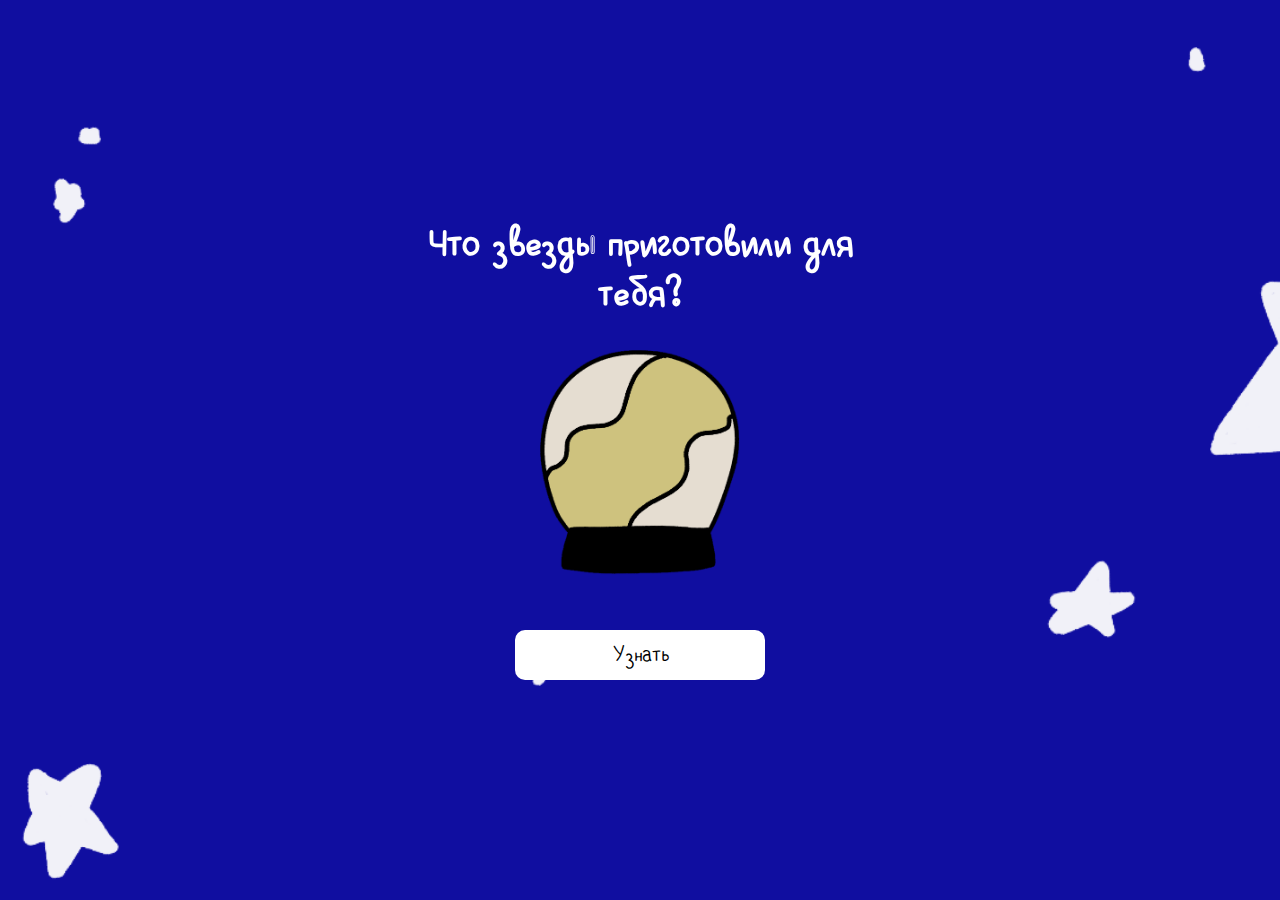
<file: index.html>
<!DOCTYPE html>
<html lang="ru">

<head>
  <meta charset="UTF-8">
  <meta http-equiv="X-UA-Compatible" content="IE=edge">
  <meta name="viewport" content="width=device-width, initial-scale=1.0">
  <title>Document</title>

  <link rel="stylesheet" href="css/style.css">
  <link rel="stylesheet" href="css/media.css">
</head>

<body>
  <section class="main">
    <p class="main-title">Что звезды приготовили для тебя?</p>
    <div class="ball-img">
      <img src="img/ball.png" alt="">
    </div>
    <a class="main-link" href="animate.html">
      <span>Узнать</span>
    </a>
  </section>

  <script src="js/main.js"></script>
</body>

</html>
</file>
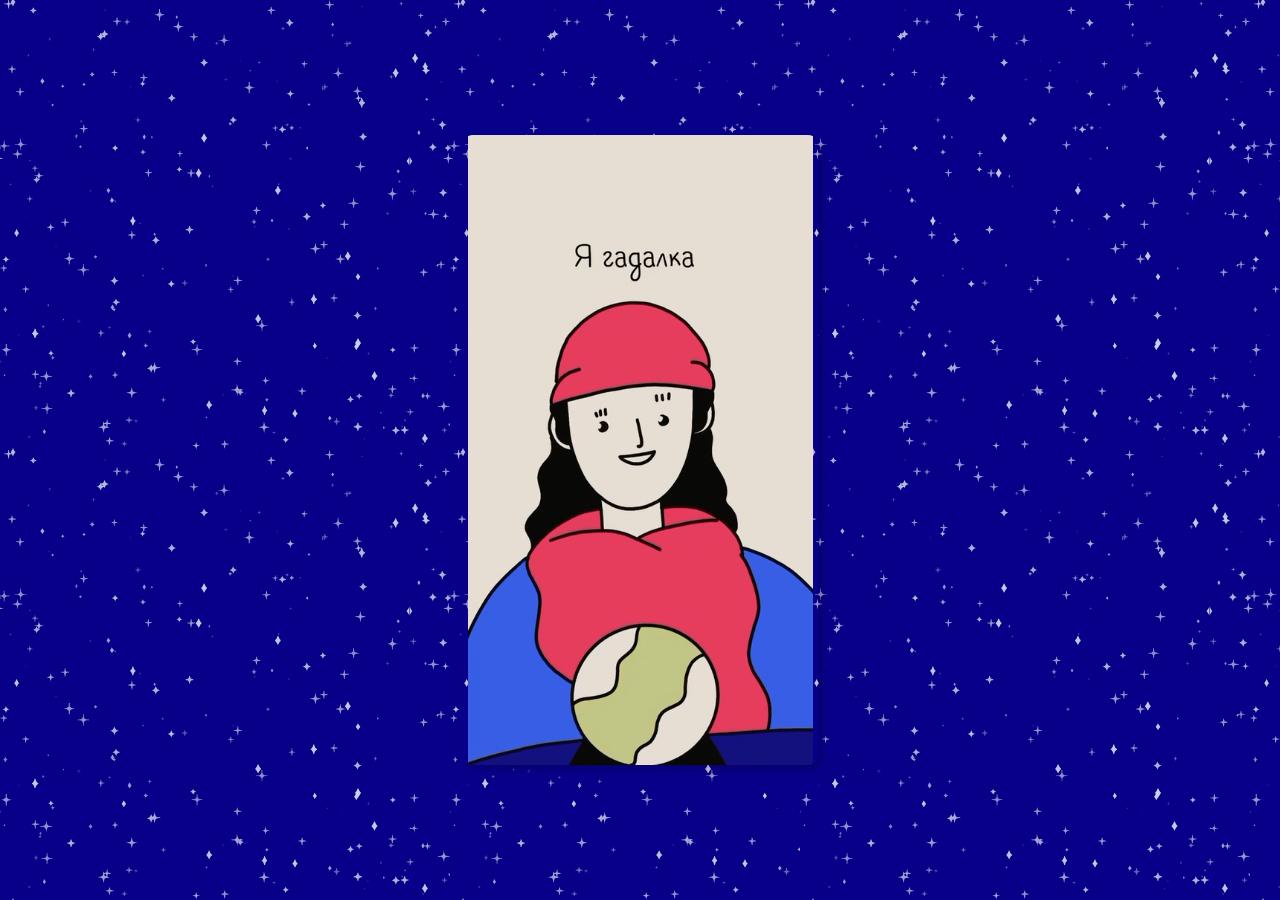
<file: animate.html>
<!DOCTYPE html>
<html lang="ru">

<head>
  <meta charset="UTF-8" />
  <meta http-equiv="X-UA-Compatible" content="IE=edge" />
  <meta name="viewport" content="width=device-width, initial-scale=1.0" />
  <title>Document</title>
  <link rel="stylesheet" href="css/style.css" />
  <link rel="stylesheet" href="css/media.css" />
</head>

<body>
  <audio class="audio" src="img/audio.mp3"></audio>
  <div class="container">
    <div class="phone-moocup">
      <div class="video-tag">
        <video class="animate-video" preload="auto" autoplay tabindex="0" playsinline muted>
          <source src="img/IMG_7598.MP4" type="video/mp4" />
          Анимация не поддерживается вашим браузером.
          <a href="img/IMG_7598.MP4">Скачайте её</a>.
        </video>
      </div>

      <div class="divination">
        <div class="divination__cards">
          <div class="divination__card animate-in">
            <img src="img/9.PNG" alt="" />
          </div>
          <div class="divination__card animate-in">
            <img src="img/10.PNG" alt="" />
          </div>
          <div class="divination__card animate-in">
            <img src="img/11.PNG" alt="" />
          </div>
        </div>
        <p class="divination__text animate-in">
          Купить билет на самолёт, поменять работу или завести собаку сегодня
          прекрасный день для осуществления мечты
        </p>
        <a class="animate-link main-link" href="promo.html">
          <span> Далее </span>
        </a>
      </div>
    </div>
  </div>

  <!-- <script src="js/main.js"></script> -->
  <script>
    const animateIn = document.querySelectorAll('.animate-in');

    function showBlocks() {
      animateIn.forEach(function (block, index) {
        setTimeout(function () {
          block.style.opacity = '1';
          block.style.transform = 'translateY(0)';
        }, index * 400); // задержка появления каждого блока
      });
    }




    let videos = document.querySelector(".animate-video"),
      divination = document.querySelector(".divination"),
      parent = videos.parentElement,
      audio = document.querySelector(".audio");

    if (window.location.href.indexOf("https://farrukh-coder.github.io/divination/animate.html#novideo")) {
      videos.addEventListener("ended", videoDisable);
      videos.addEventListener("play", function () {
        audio.play();
      });
    } else {
      console.log('sdfasdf');
      videoDisable();

    }



    function videoDisable() {
      parent.classList.add("disable-animate");

      setTimeout(() => {
        parent.remove();
        divination.style.display = "flex";
        setTimeout(() => {
          showBlocks();
        }, 500);
      }, 400);
    }
  </script>
</body>

</html>
</file>
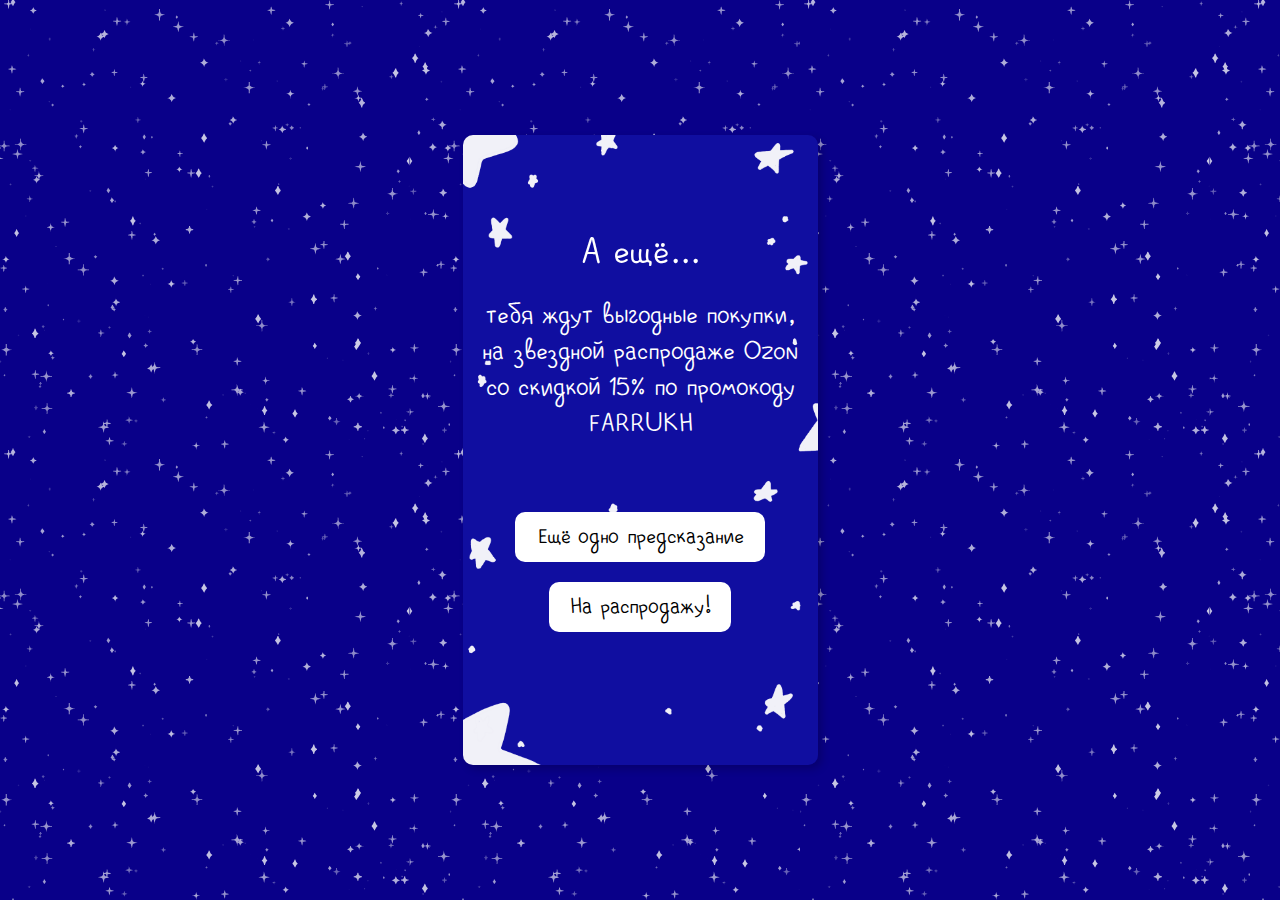
<file: promo.html>
<!DOCTYPE html>
<html lang="ru">

<head>
  <meta charset="UTF-8">
  <meta http-equiv="X-UA-Compatible" content="IE=edge">
  <meta name="viewport" content="width=device-width, initial-scale=1.0">
  <title>Document</title>

  <link rel="stylesheet" href="css/style.css">
  <link rel="stylesheet" href="css/media.css">
</head>

<body>

  <div class="container">
    <div class="promo-phone phone-moocup">
      <p class="promo-title">
        А ещё...
      </p>
      <p class="promo-text">
        тебя ждут выгодные покупки, на звездной распродаже Ozon со скидкой <span class="percent">15%</span> по промокоду
        <span class="promocode">FARRUKH</span>
      </p>
      <a class="promo__link main-link" href="animate.html#novideo">Ещё одно предсказание</a>
      <a class="promo__link-2 main-link" href="#">
        На распродажу!
      </a>
    </div>
  </div>

  <script src="js/main.js"></script>

</body>

</html>
</file>
<file: css/style.css>
@font-face {
  font-family: 'Brusnika';
  src: url('../fonts/brusnika.otf') format('opentype');
}


* {
  margin: 0;
  padding: 0;
  box-sizing: border-box;
}

body {
  font-family: 'Brusnika', sans-serif;

}

img {
  width: 100%;
}

.main {
  display: flex;
  align-items: center;
  justify-content: center;
  flex-direction: column;
  gap: 30px;
  width: 100%;
  height: 100vh;
  background-image: url(../img/bg.png);
  background-position: center;
  background-size: cover;
  background-repeat: no-repeat;
}

.main-title {
  width: 500px;
  margin: 0 auto;
  text-align: center;
  color: #fff;
  font-size: 50px;
  font-weight: 700;
}

.ball-img {
  width: 200px;
  margin: 0 auto;
}

.main-link {
  display: flex;
  align-items: center;
  justify-content: center;
  margin: 0 auto;
  margin-top: 20px;
  font-size: 30px;
  border-radius: 10px;
  text-decoration: none;
  background-color: #fff;
  color: #000;

  width: 250px;
  height: 50px;
}

.container {
  display: flex;
  align-items: center;
  justify-content: center;
  width: 100%;
  height: 100vh;
  background-color: #000;
  background-image: url(../img/bg-all.png);
}

.phone-moocup {
  width: 355px;
  height: 630px;
  border-radius: 10px;
  -webkit-box-shadow: 4px 4px 8px 0px rgba(0, 0, 0, 0.2);
  -moz-box-shadow: 4px 4px 8px 0px rgba(0, 0, 0, 0.2);
  box-shadow: 4px 4px 8px 0px rgba(0, 0, 0, 0.2);
}

.video-tag {
  width: 355px;
  height: 630px;
  opacity: 1;
  transition: 0.4s all;
}

.disable-animate {
  opacity: 0;
}

.animate-video {
  height: 100%;
  width: 100%;
  border-radius: 10px;
}

.divination {
  height: 100%;
  width: 100%;
  display: none;
  flex-direction: column;
  justify-content: flex-end;
  background-image: url(../img/divin-bg.png);
  background-size: cover;
  background-position: center top;
  border-radius: 10px;
}

.divination__cards {
  display: flex;
  justify-content: center;
  gap: 10px;
}

.divination__card {
  width: 90px;
}

.divination__text {
  color: #fff;
  font-size: 30px;
  text-align: center;
  width: 95%;
  margin: 0 auto;
  margin-top: 5px;

  /* opacity: 0; */
  /* transform: translateY(100%);
  animation: fadeIn 0.8s ease-in-out forwards;
  animation-delay: 3s; */
  margin-bottom: 10px;
}

.divination__card {
  /* opacity: 0; */
  /* animation: fadeIn 0.95s ease-in-out forwards; */
  /* transform: translateY(100%); */
}

/* .divination__card:nth-child(1) {
  animation-delay: 1s;
}

.divination__card:nth-child(2) {
  animation-delay: 1.5s;
}

.divination__card:nth-child(3) {
  animation-delay: 2s;
} */

/* @keyframes fadeIn {
  from {
    opacity: 0;
    transform: translateY(100%);
  }

  to {
    opacity: 1;
    transform: translateY(0);
  }
} */

.animate-link {
  margin-bottom: 35px;
  margin-top: 15px;
}

.animate-in {
  opacity: 0;
  /* блок изначально скрыт */
  transform: translateY(50px);
  /* начальное положение блока */
  transition: all 1s ease;
  /* плавная анимация */
}

.promo-phone {
  background-image: url(../img/bg.png);
  background-position: center;
  background-repeat: no-repeat;
  background-size: cover;

  color: #fff;
  text-align: center;
  display: flex;
  flex-direction: column;
  align-items: center;
  justify-content: center;
  gap: 20px;
}

.promo-title {
  font-size: 50px;
  width: 95%;
  margin: 0 auto;
  margin-top: -40px;
}

.promo-text {
  font-size: 35px;
  margin: 0 auto;
  width: 95%;
}

.promo__link {
  margin-top: 50px;
}

.promo__link-2 {
  margin-top: 0;
  width: max-content;
  padding: 0 20px;
}
</file>
<file: css/media.css>
@media (max-width: 1199.98px) {}

@media (max-width: 991.98px) {}

@media (max-width: 767.98px) {}

@media (max-width: 575.98px) {
  .main-title {
    width: 300px;
    font-size: 35px;
  }

  .ball-img {
    width: 150px;
  }

  .phone-moocup {
    width: 100%;
    height: 100vh;
    overflow: hidden;
    border-radius: 0px;

  }

  .animate-video {
    border-radius: 0px;
    transform: scale(1.1);
  }

  .video-tag {
    width: 100%;
    height: 100vh;
    margin: 0;
    transform: scale(1.06);
  }

  .divination {
    border-radius: 0px;
  }

  .promo-text {
    font-size: 30px;
  }

  .animate-link {
    margin-bottom: 65px;
  }
}
</file>
